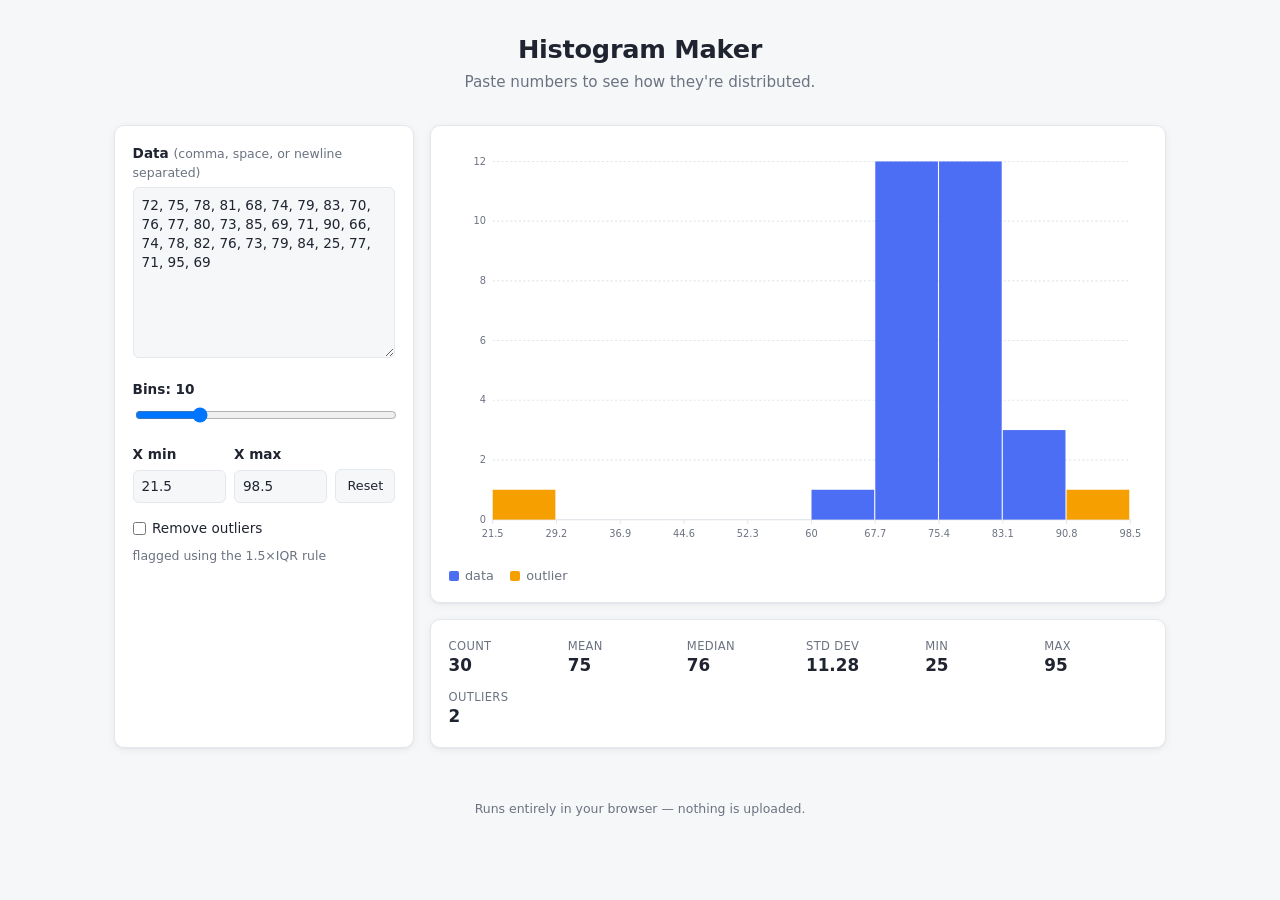
<file: index.html>
<!doctype html>
<html lang="en">
<head>
<meta charset="UTF-8">
<meta name="viewport" content="width=device-width, initial-scale=1">
<title>Histogram Maker</title>
<meta name="description" content="Paste data and explore its distribution with an adjustable, interactive histogram.">
<link rel="stylesheet" href="style.css">
</head>
<body>
<header>
  <h1>Histogram Maker</h1>
  <p class="subtitle">Paste numbers to see how they're distributed.</p>
</header>

<main>
  <section class="panel controls" aria-label="Controls">
    <label for="data-input">Data <span class="hint">(comma, space, or newline separated)</span></label>
    <textarea id="data-input" rows="8" spellcheck="false"></textarea>

    <div class="control-row">
      <label for="bin-count">Bins: <output id="bin-count-value" for="bin-count">10</output></label>
      <input type="range" id="bin-count" min="1" max="40" value="10">
    </div>

    <div class="control-row bounds-row">
      <div class="bound-field">
        <label for="x-min">X min</label>
        <input type="number" id="x-min" step="any">
      </div>
      <div class="bound-field">
        <label for="x-max">X max</label>
        <input type="number" id="x-max" step="any">
      </div>
      <button type="button" id="reset-bounds">Reset</button>
    </div>

    <div class="control-row checkbox-row">
      <label class="checkbox"><input type="checkbox" id="remove-outliers"> Remove outliers</label>
      <span class="hint">flagged using the 1.5×IQR rule</span>
    </div>
  </section>

  <section class="panel chart-panel" aria-label="Histogram">
    <svg id="chart" viewBox="0 0 640 380" role="img" aria-label="Histogram of the entered data"></svg>
    <div id="legend" class="legend" hidden>
      <span class="swatch swatch-normal"></span> data
      <span class="swatch swatch-outlier"></span> outlier
    </div>
    <p id="out-of-range" class="hint out-of-range" hidden></p>
  </section>

  <section class="panel stats" aria-label="Summary statistics">
    <dl id="stats-list"></dl>
  </section>
</main>

<footer>
  <p>Runs entirely in your browser &mdash; nothing is uploaded.</p>
</footer>

<script src="script.js"></script>
</body>
</html>
</file>
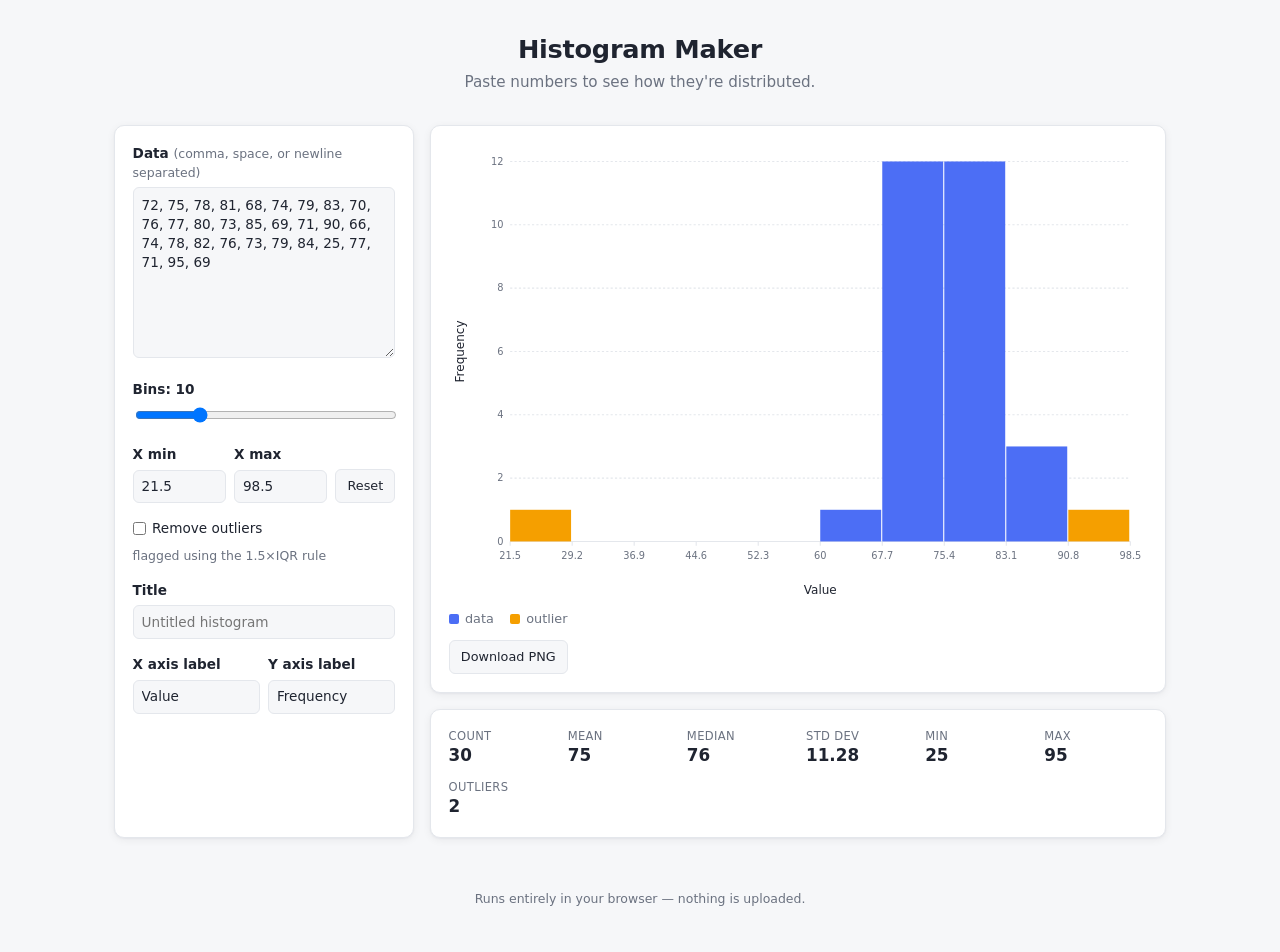
<file: docs/index.html>
<!doctype html>
<html lang="en">
<head>
<meta charset="UTF-8">
<meta name="viewport" content="width=device-width, initial-scale=1">
<title>Histogram Maker</title>
<meta name="description" content="Paste data and explore its distribution with an adjustable, interactive histogram.">
<link rel="stylesheet" href="style.css">
</head>
<body>
<header>
  <h1>Histogram Maker</h1>
  <p class="subtitle">Paste numbers to see how they're distributed.</p>
</header>

<main>
  <section class="panel controls" aria-label="Controls">
    <label for="data-input">Data <span class="hint">(comma, space, or newline separated)</span></label>
    <textarea id="data-input" rows="8" spellcheck="false"></textarea>

    <div class="control-row">
      <label for="bin-count">Bins: <output id="bin-count-value" for="bin-count">10</output></label>
      <input type="range" id="bin-count" min="1" max="40" value="10">
    </div>

    <div class="control-row bounds-row">
      <div class="bound-field">
        <label for="x-min">X min</label>
        <input type="number" id="x-min" step="any">
      </div>
      <div class="bound-field">
        <label for="x-max">X max</label>
        <input type="number" id="x-max" step="any">
      </div>
      <button type="button" id="reset-bounds">Reset</button>
    </div>

    <div class="control-row checkbox-row">
      <label class="checkbox"><input type="checkbox" id="remove-outliers"> Remove outliers</label>
      <span class="hint">flagged using the 1.5×IQR rule</span>
    </div>

    <div class="control-row">
      <label for="chart-title">Title</label>
      <input type="text" id="chart-title" placeholder="Untitled histogram">
    </div>

    <div class="control-row bounds-row">
      <div class="bound-field">
        <label for="x-label">X axis label</label>
        <input type="text" id="x-label" value="Value">
      </div>
      <div class="bound-field">
        <label for="y-label">Y axis label</label>
        <input type="text" id="y-label" value="Frequency">
      </div>
    </div>
  </section>

  <section class="panel chart-panel" aria-label="Histogram">
    <svg id="chart" viewBox="0 0 640 420" role="img" aria-label="Histogram of the entered data"></svg>
    <div id="legend" class="legend" hidden>
      <span class="swatch swatch-normal"></span> data
      <span class="swatch swatch-outlier"></span> outlier
    </div>
    <p id="out-of-range" class="hint out-of-range" hidden></p>
    <button type="button" id="export-png">Download PNG</button>
  </section>

  <section class="panel stats" aria-label="Summary statistics">
    <dl id="stats-list"></dl>
  </section>
</main>

<footer>
  <p>Runs entirely in your browser &mdash; nothing is uploaded.</p>
</footer>

<script src="script.js"></script>
</body>
</html>
</file>
<file: style.css>
:root {
  --bg: #f6f7f9;
  --panel: #ffffff;
  --text: #1f2430;
  --muted: #6b7280;
  --border: #e4e7ec;
  --accent: #4c6ef5;
  --outlier: #f59f00;
  --shadow: 0 1px 2px rgba(16, 24, 40, 0.04), 0 2px 8px rgba(16, 24, 40, 0.06);
}

@media (prefers-color-scheme: dark) {
  :root {
    --bg: #14161c;
    --panel: #1c1f28;
    --text: #e7e9ee;
    --muted: #9aa1ae;
    --border: #2a2e3a;
    --accent: #7c9bff;
    --outlier: #ffb648;
    --shadow: 0 1px 2px rgba(0, 0, 0, 0.3), 0 2px 8px rgba(0, 0, 0, 0.3);
  }
}

* { box-sizing: border-box; }

body {
  margin: 0;
  background: var(--bg);
  color: var(--text);
  font-family: system-ui, -apple-system, "Segoe UI", Roboto, sans-serif;
  line-height: 1.4;
}

header {
  padding: 2rem 1.5rem 0.5rem;
  text-align: center;
}

h1 {
  margin: 0 0 0.25rem;
  font-size: 1.6rem;
  letter-spacing: -0.01em;
}

.subtitle {
  margin: 0;
  color: var(--muted);
  font-size: 0.95rem;
}

main {
  max-width: 1100px;
  margin: 1.5rem auto;
  padding: 0 1.5rem;
  display: grid;
  grid-template-columns: 300px 1fr;
  grid-template-areas:
    "controls chart"
    "controls stats";
  gap: 1rem;
}

.panel {
  background: var(--panel);
  border: 1px solid var(--border);
  border-radius: 10px;
  box-shadow: var(--shadow);
  padding: 1.1rem;
}

.controls { grid-area: controls; }
.chart-panel { grid-area: chart; }
.stats { grid-area: stats; }

label {
  display: block;
  font-size: 0.85rem;
  font-weight: 600;
  margin-bottom: 0.35rem;
}

.hint {
  font-weight: 400;
  color: var(--muted);
  font-size: 0.78rem;
}

textarea {
  width: 100%;
  resize: vertical;
  font: inherit;
  font-size: 0.85rem;
  padding: 0.5rem;
  border: 1px solid var(--border);
  border-radius: 6px;
  background: var(--bg);
  color: var(--text);
}

.control-row { margin-top: 1rem; }

input[type="range"] { width: 100%; }

.bounds-row {
  display: flex;
  align-items: flex-end;
  gap: 0.5rem;
}

.bound-field { flex: 1; }

input[type="number"] {
  width: 100%;
  font: inherit;
  font-size: 0.85rem;
  padding: 0.4rem 0.5rem;
  border: 1px solid var(--border);
  border-radius: 6px;
  background: var(--bg);
  color: var(--text);
}

button {
  font: inherit;
  font-size: 0.8rem;
  padding: 0.45rem 0.7rem;
  border: 1px solid var(--border);
  border-radius: 6px;
  background: var(--bg);
  color: var(--text);
  cursor: pointer;
}

button:hover { border-color: var(--accent); }

.checkbox-row {
  display: flex;
  flex-direction: column;
  gap: 0.2rem;
}

.checkbox {
  display: flex;
  align-items: center;
  gap: 0.4rem;
  font-weight: 500;
  cursor: pointer;
}

.checkbox input { margin: 0; }

#chart {
  width: 100%;
  height: auto;
  display: block;
}

.bar-normal { fill: var(--accent); }
.bar-outlier { fill: var(--outlier); }

.axis line, .axis path {
  stroke: var(--border);
}

.axis text {
  fill: var(--muted);
  font-size: 9px;
}

.gridline {
  stroke: var(--border);
  stroke-dasharray: 2 2;
}

.legend {
  display: flex;
  align-items: center;
  gap: 0.4rem;
  font-size: 0.8rem;
  color: var(--muted);
  margin-top: 0.5rem;
}

.legend .swatch {
  width: 10px;
  height: 10px;
  border-radius: 2px;
  display: inline-block;
  margin-left: 0.6rem;
}

.legend .swatch:first-child { margin-left: 0; }

.swatch-normal { background: var(--accent); }
.swatch-outlier { background: var(--outlier); }

[hidden] { display: none !important; }

.out-of-range { margin: 0.4rem 0 0; }

#stats-list {
  margin: 0;
  display: grid;
  grid-template-columns: repeat(auto-fit, minmax(90px, 1fr));
  gap: 0.75rem 1rem;
}

#stats-list div {
  display: flex;
  flex-direction: column;
}

#stats-list dt {
  font-size: 0.72rem;
  color: var(--muted);
  text-transform: uppercase;
  letter-spacing: 0.03em;
}

#stats-list dd {
  margin: 0;
  font-size: 1.05rem;
  font-weight: 600;
}

footer {
  text-align: center;
  color: var(--muted);
  font-size: 0.78rem;
  padding: 1rem 1.5rem 2rem;
}

@media (max-width: 800px) {
  main {
    grid-template-columns: 1fr;
    grid-template-areas:
      "controls"
      "chart"
      "stats";
  }
}
</file>
<file: docs/style.css>
:root {
  --bg: #f6f7f9;
  --panel: #ffffff;
  --text: #1f2430;
  --muted: #6b7280;
  --border: #e4e7ec;
  --accent: #4c6ef5;
  --outlier: #f59f00;
  --shadow: 0 1px 2px rgba(16, 24, 40, 0.04), 0 2px 8px rgba(16, 24, 40, 0.06);
}

@media (prefers-color-scheme: dark) {
  :root {
    --bg: #14161c;
    --panel: #1c1f28;
    --text: #e7e9ee;
    --muted: #9aa1ae;
    --border: #2a2e3a;
    --accent: #7c9bff;
    --outlier: #ffb648;
    --shadow: 0 1px 2px rgba(0, 0, 0, 0.3), 0 2px 8px rgba(0, 0, 0, 0.3);
  }
}

* { box-sizing: border-box; }

body {
  margin: 0;
  background: var(--bg);
  color: var(--text);
  font-family: system-ui, -apple-system, "Segoe UI", Roboto, sans-serif;
  line-height: 1.4;
}

header {
  padding: 2rem 1.5rem 0.5rem;
  text-align: center;
}

h1 {
  margin: 0 0 0.25rem;
  font-size: 1.6rem;
  letter-spacing: -0.01em;
}

.subtitle {
  margin: 0;
  color: var(--muted);
  font-size: 0.95rem;
}

main {
  max-width: 1100px;
  margin: 1.5rem auto;
  padding: 0 1.5rem;
  display: grid;
  grid-template-columns: 300px 1fr;
  grid-template-areas:
    "controls chart"
    "controls stats";
  gap: 1rem;
}

.panel {
  background: var(--panel);
  border: 1px solid var(--border);
  border-radius: 10px;
  box-shadow: var(--shadow);
  padding: 1.1rem;
}

.controls { grid-area: controls; }
.chart-panel { grid-area: chart; }
.stats { grid-area: stats; }

label {
  display: block;
  font-size: 0.85rem;
  font-weight: 600;
  margin-bottom: 0.35rem;
}

.hint {
  font-weight: 400;
  color: var(--muted);
  font-size: 0.78rem;
}

textarea {
  width: 100%;
  resize: vertical;
  font: inherit;
  font-size: 0.85rem;
  padding: 0.5rem;
  border: 1px solid var(--border);
  border-radius: 6px;
  background: var(--bg);
  color: var(--text);
}

.control-row { margin-top: 1rem; }

input[type="range"] { width: 100%; }

.bounds-row {
  display: flex;
  align-items: flex-end;
  gap: 0.5rem;
}

.bound-field { flex: 1; min-width: 0; }

input[type="number"],
input[type="text"] {
  width: 100%;
  min-width: 0;
  font: inherit;
  font-size: 0.85rem;
  padding: 0.4rem 0.5rem;
  border: 1px solid var(--border);
  border-radius: 6px;
  background: var(--bg);
  color: var(--text);
}

button {
  font: inherit;
  font-size: 0.8rem;
  padding: 0.45rem 0.7rem;
  border: 1px solid var(--border);
  border-radius: 6px;
  background: var(--bg);
  color: var(--text);
  cursor: pointer;
}

button:hover { border-color: var(--accent); }

.checkbox-row {
  display: flex;
  flex-direction: column;
  gap: 0.2rem;
}

.checkbox {
  display: flex;
  align-items: center;
  gap: 0.4rem;
  font-weight: 500;
  cursor: pointer;
}

.checkbox input { margin: 0; }

#chart {
  width: 100%;
  height: auto;
  display: block;
}

.legend {
  display: flex;
  align-items: center;
  gap: 0.4rem;
  font-size: 0.8rem;
  color: var(--muted);
  margin-top: 0.5rem;
}

.legend .swatch {
  width: 10px;
  height: 10px;
  border-radius: 2px;
  display: inline-block;
  margin-left: 0.6rem;
}

.legend .swatch:first-child { margin-left: 0; }

.swatch-normal { background: var(--accent); }
.swatch-outlier { background: var(--outlier); }

[hidden] { display: none !important; }

.out-of-range { margin: 0.4rem 0 0; }

#export-png { margin-top: 0.75rem; }

#stats-list {
  margin: 0;
  display: grid;
  grid-template-columns: repeat(auto-fit, minmax(90px, 1fr));
  gap: 0.75rem 1rem;
}

#stats-list div {
  display: flex;
  flex-direction: column;
}

#stats-list dt {
  font-size: 0.72rem;
  color: var(--muted);
  text-transform: uppercase;
  letter-spacing: 0.03em;
}

#stats-list dd {
  margin: 0;
  font-size: 1.05rem;
  font-weight: 600;
}

footer {
  text-align: center;
  color: var(--muted);
  font-size: 0.78rem;
  padding: 1rem 1.5rem 2rem;
}

@media (max-width: 800px) {
  main {
    grid-template-columns: 1fr;
    grid-template-areas:
      "controls"
      "chart"
      "stats";
  }
}
</file>
